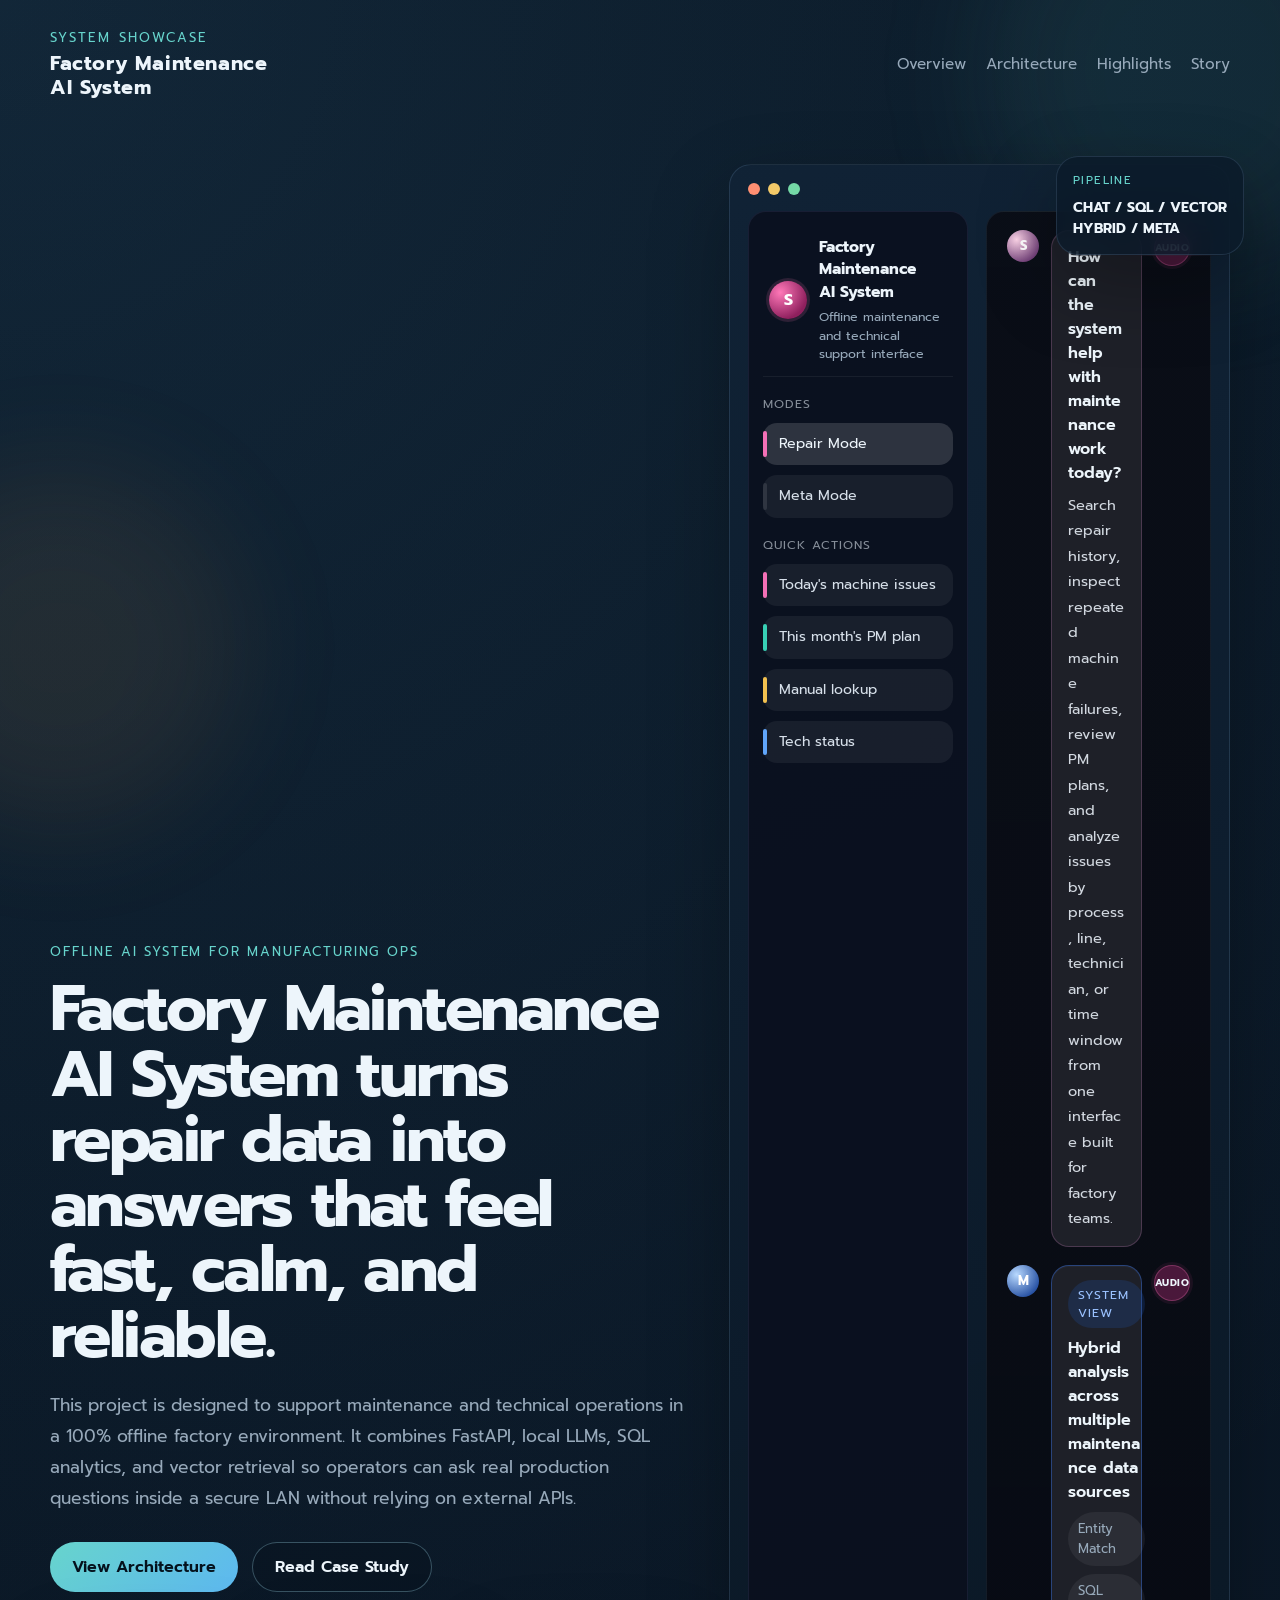
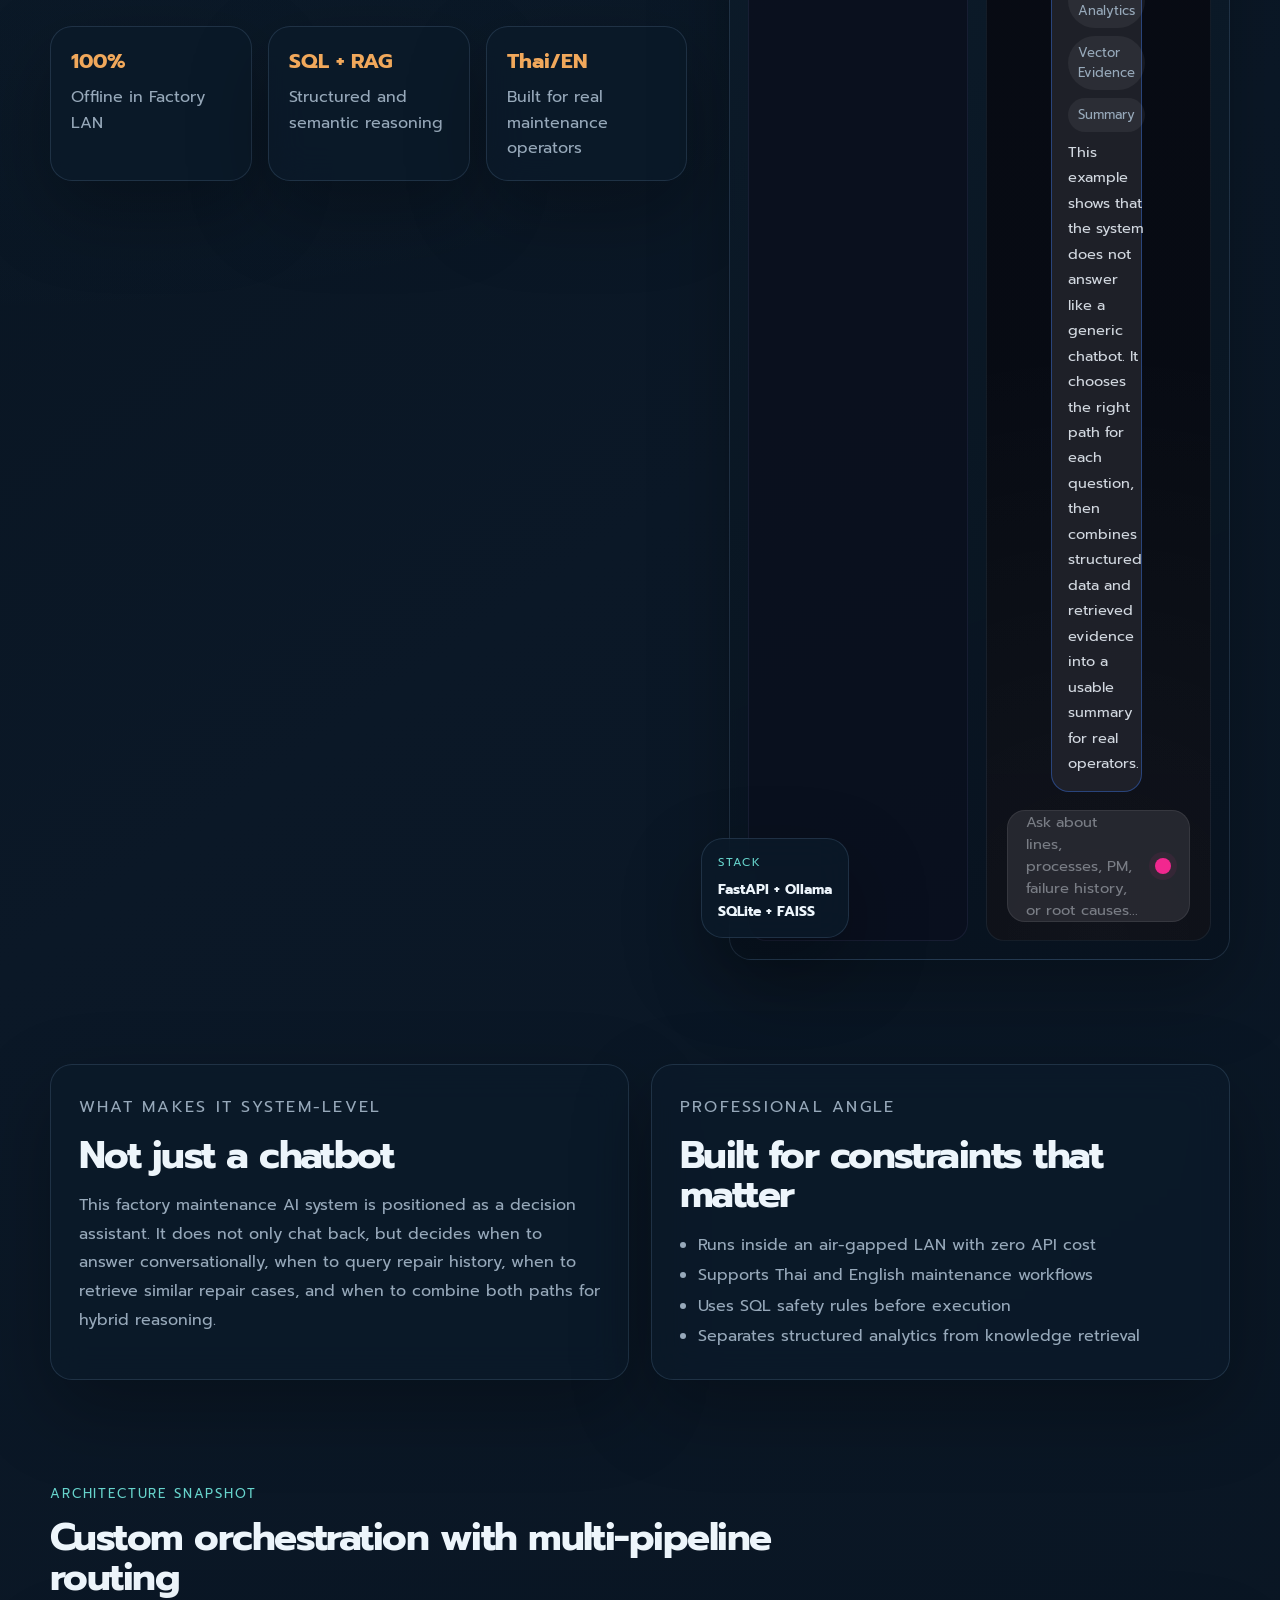
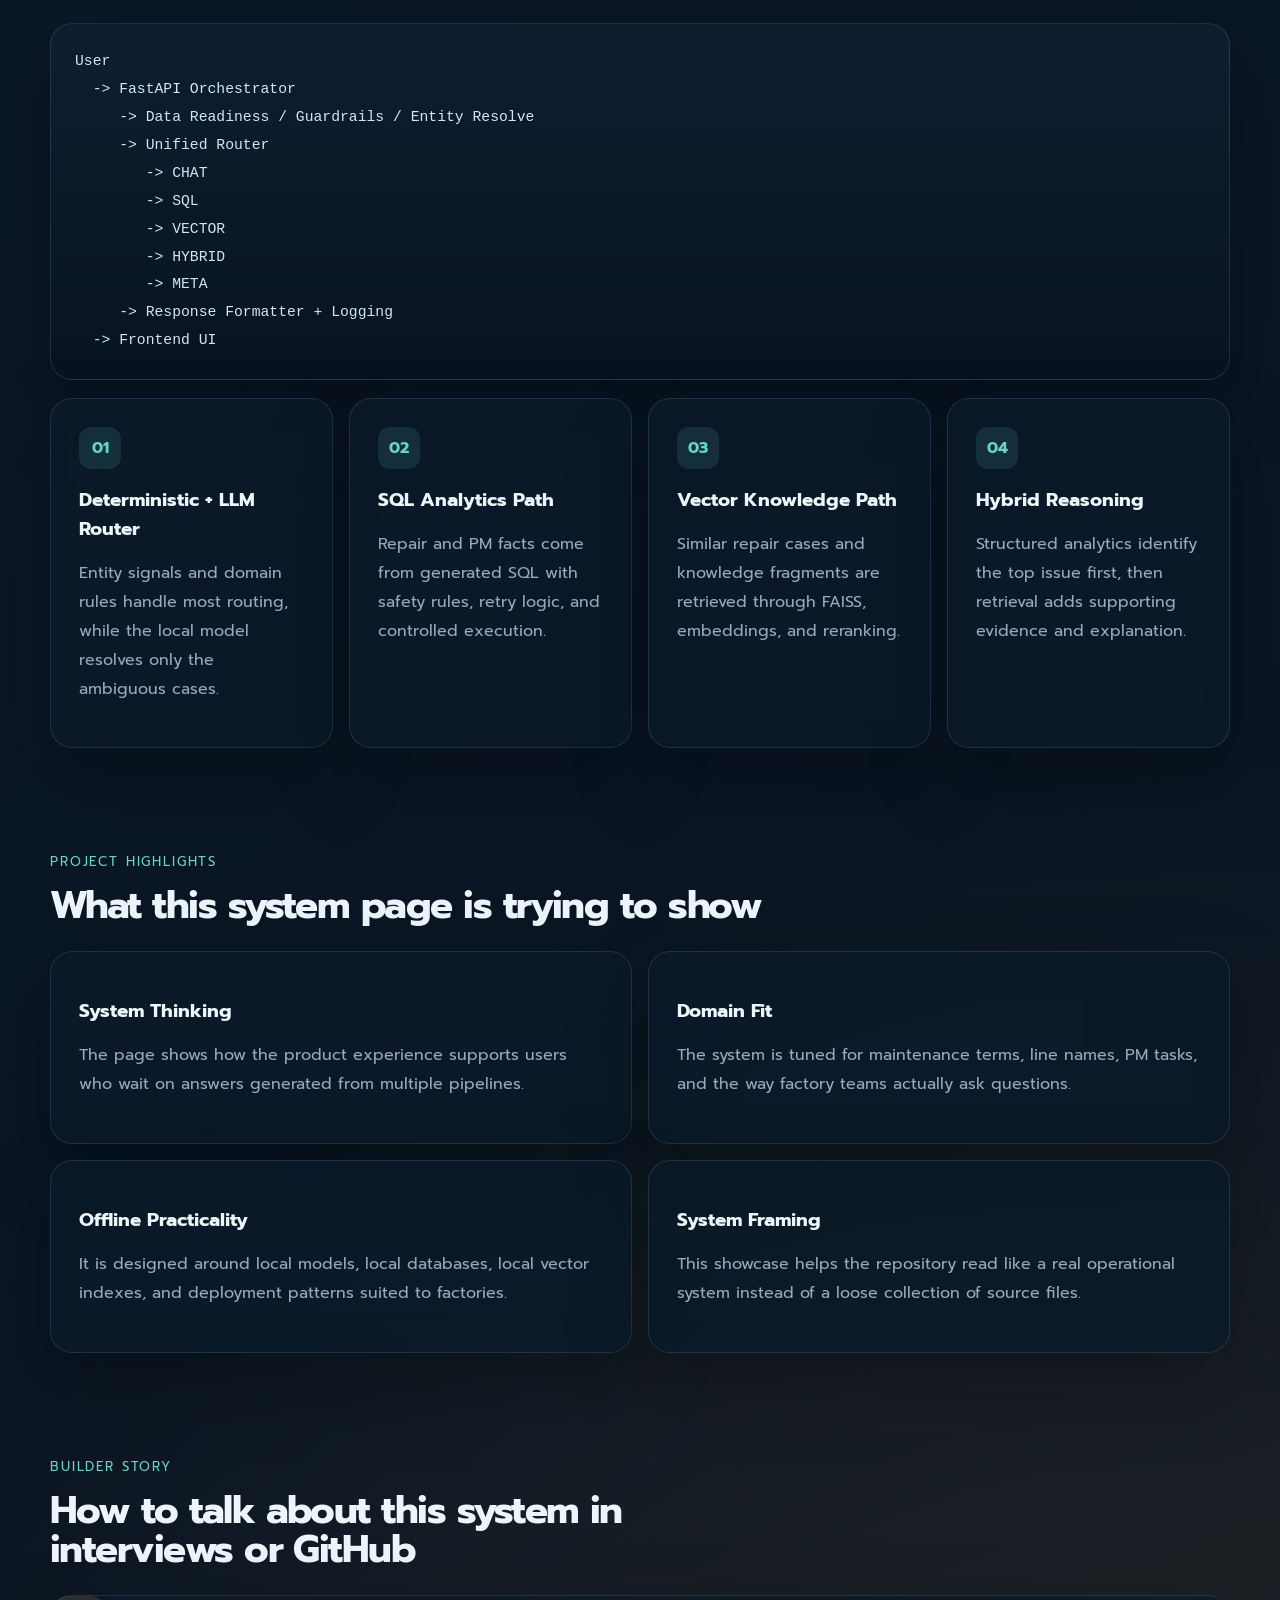
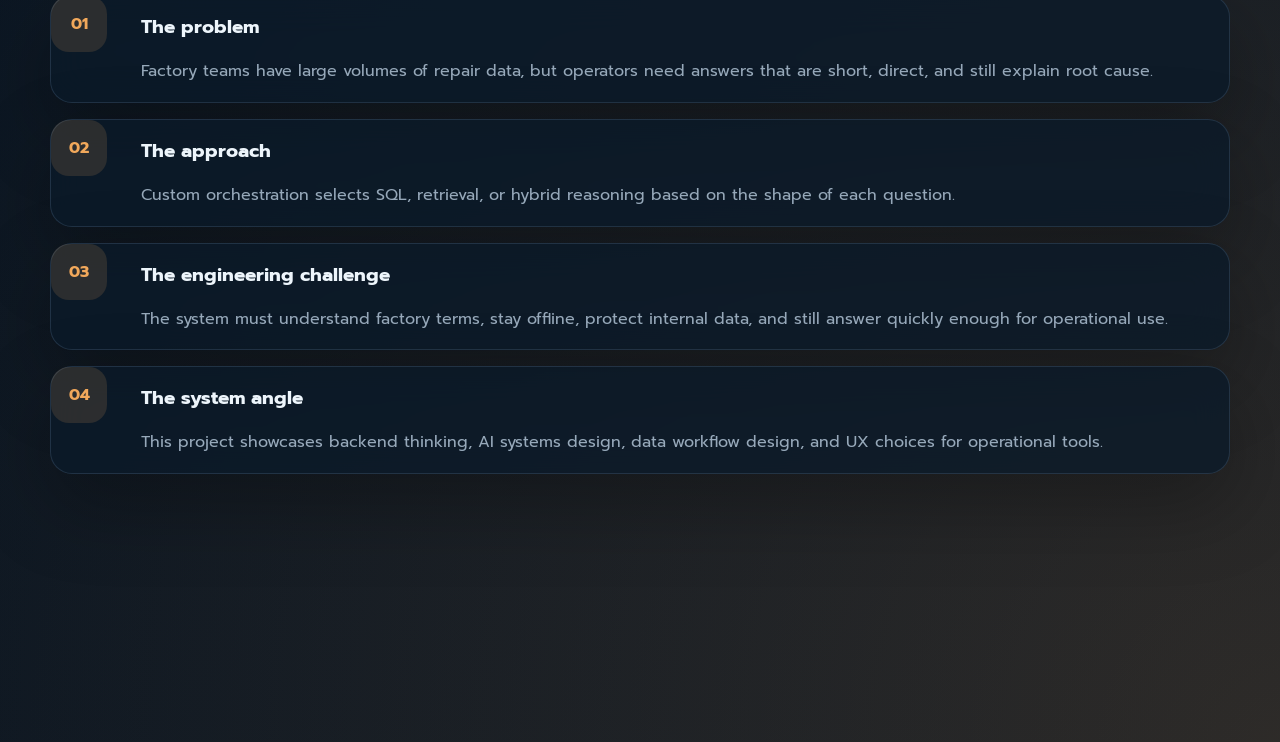
<file: portfolio/index.html>
<!DOCTYPE html>
<html lang="en">
<head>
    <meta charset="UTF-8">
    <meta name="viewport" content="width=device-width, initial-scale=1.0">
    <title>Factory Maintenance AI System Showcase</title>
    <meta name="description" content="System showcase for an offline AI system for factory maintenance and technical support.">
    <link rel="stylesheet" href="styles.css">
</head>
<body>
    <div class="page-shell">
        <div class="ambient ambient-one" aria-hidden="true"></div>
        <div class="ambient ambient-two" aria-hidden="true"></div>
        <header class="site-header">
            <div class="brand-lockup">
                <span class="brand-kicker">System Showcase</span>
                <span class="brand-name">Factory Maintenance<br>AI System</span>
            </div>
            <nav class="site-nav">
                <a href="#overview">Overview</a>
                <a href="#architecture">Architecture</a>
                <a href="#highlights">Highlights</a>
                <a href="#story">Story</a>
            </nav>
        </header>

        <main>
            <section class="hero section" id="overview">
                <div class="hero-copy reveal-on-scroll is-visible">
                    <p class="eyebrow">Offline AI System for Manufacturing Ops</p>
                    <h1>Factory Maintenance AI System turns repair data into answers that feel fast, calm, and reliable.</h1>
                    <p class="hero-text">
                        This project is designed to support maintenance and technical operations in a 100% offline factory
                        environment. It combines FastAPI, local LLMs, SQL analytics, and vector retrieval so operators can
                        ask real production questions inside a secure LAN without relying on external APIs.
                    </p>
                    <div class="hero-actions">
                        <a class="btn btn-primary" href="#architecture">View Architecture</a>
                        <a class="btn btn-secondary" href="#story">Read Case Study</a>
                    </div>
                    <div class="hero-stats">
                        <article class="stat-card">
                            <strong>100%</strong>
                            <span>Offline in Factory LAN</span>
                        </article>
                        <article class="stat-card">
                            <strong>SQL + RAG</strong>
                            <span>Structured and semantic reasoning</span>
                        </article>
                        <article class="stat-card">
                            <strong>Thai/EN</strong>
                            <span>Built for real maintenance operators</span>
                        </article>
                    </div>
                </div>

                <div class="hero-visual reveal-on-scroll">
                    <div class="mock-browser">
                        <div class="browser-topbar">
                            <span></span>
                            <span></span>
                            <span></span>
                        </div>
                        <div class="browser-body browser-body--showcase">
                            <aside class="mock-sidebar mock-sidebar--app">
                                <div class="mock-profile-card">
                                    <div class="mock-profile-avatar">S</div>
                                    <div class="mock-profile-copy">
                                        <strong>Factory Maintenance<br>AI System</strong>
                                        <span>Offline maintenance and technical support interface</span>
                                    </div>
                                </div>

                                <div class="mock-sidebar-group">
                                    <div class="mock-sidebar-title">Modes</div>
                                    <div class="mock-chip active">Repair Mode</div>
                                    <div class="mock-chip">Meta Mode</div>
                                </div>

                                <div class="mock-sidebar-group">
                                    <div class="mock-sidebar-title">Quick Actions</div>
                                    <div class="mock-chip mock-chip--accent-pink">Today&apos;s machine issues</div>
                                    <div class="mock-chip mock-chip--accent-cyan">This month&apos;s PM plan</div>
                                    <div class="mock-chip mock-chip--accent-yellow">Manual lookup</div>
                                    <div class="mock-chip mock-chip--accent-blue">Tech status</div>
                                </div>
                            </aside>

                            <section class="mock-app-canvas">
                                <div class="mock-chat-view">
                                    <div class="mock-thread-row">
                                        <div class="mock-thread-avatar">S</div>
                                        <div class="mock-thread-card mock-thread-card--welcome">
                                            <div class="mock-thread-title">How can the system help with maintenance work today?</div>
                                            <div class="mock-thread-text">
                                                Search repair history, inspect repeated machine failures, review PM plans,
                                                and analyze issues by process, line, technician, or time window from one
                                                interface built for factory teams.
                                            </div>
                                        </div>
                                        <div class="mock-thread-audio">Audio</div>
                                    </div>

                                    <div class="mock-thread-row">
                                        <div class="mock-thread-avatar mock-thread-avatar--meta">M</div>
                                        <div class="mock-thread-card mock-thread-card--meta">
                                            <div class="mock-thread-label">System View</div>
                                            <div class="mock-thread-title">Hybrid analysis across multiple maintenance data sources</div>
                                            <div class="loading-steps">
                                                <span>Entity Match</span>
                                                <span>SQL Analytics</span>
                                                <span>Vector Evidence</span>
                                                <span>Summary</span>
                                            </div>
                                            <div class="mock-thread-text">
                                                This example shows that the system does not answer like a generic chatbot.
                                                It chooses the right path for each question, then combines structured data
                                                and retrieved evidence into a usable summary for real operators.
                                            </div>
                                        </div>
                                        <div class="mock-thread-audio">Audio</div>
                                    </div>
                                </div>

                                <div class="mock-composer">
                                    <span class="mock-composer-placeholder">Ask about lines, processes, PM, failure history, or root causes...</span>
                                    <span class="mock-composer-send"></span>
                                </div>
                            </section>
                        </div>
                    </div>

                    <div class="floating-metric floating-metric-a">
                        <span class="metric-label">Pipeline</span>
                        <strong>CHAT / SQL / VECTOR<br>HYBRID / META</strong>
                    </div>
                    <div class="floating-metric floating-metric-b">
                        <span class="metric-label">Stack</span>
                        <strong>FastAPI + Ollama<br>SQLite + FAISS</strong>
                    </div>
                </div>
            </section>

            <section class="section split-section">
                <div class="panel reveal-on-scroll">
                    <p class="eyebrow">What makes it system-level</p>
                    <h2>Not just a chatbot</h2>
                    <p>
                        This factory maintenance AI system is positioned as a decision assistant. It does not only chat back,
                        but decides when to answer conversationally, when to query repair history, when to retrieve similar
                        repair cases, and when to combine both paths for hybrid reasoning.
                    </p>
                </div>
                <div class="panel reveal-on-scroll">
                    <p class="eyebrow">Professional angle</p>
                    <h2>Built for constraints that matter</h2>
                    <ul class="feature-list">
                        <li>Runs inside an air-gapped LAN with zero API cost</li>
                        <li>Supports Thai and English maintenance workflows</li>
                        <li>Uses SQL safety rules before execution</li>
                        <li>Separates structured analytics from knowledge retrieval</li>
                    </ul>
                </div>
            </section>

            <section class="section architecture-section" id="architecture">
                <div class="section-heading reveal-on-scroll">
                    <p class="eyebrow">Architecture Snapshot</p>
                    <h2>Custom orchestration with multi-pipeline routing</h2>
                </div>

                <div class="diagram-card reveal-on-scroll">
<pre class="diagram-block">User
  -> FastAPI Orchestrator
     -> Data Readiness / Guardrails / Entity Resolve
     -> Unified Router
        -> CHAT
        -> SQL
        -> VECTOR
        -> HYBRID
        -> META
     -> Response Formatter + Logging
  -> Frontend UI</pre>
                </div>

                <div class="architecture-grid">
                    <article class="architecture-tile reveal-on-scroll">
                        <span class="tile-index">01</span>
                        <h3>Deterministic + LLM Router</h3>
                        <p>Entity signals and domain rules handle most routing, while the local model resolves only the ambiguous cases.</p>
                    </article>
                    <article class="architecture-tile reveal-on-scroll">
                        <span class="tile-index">02</span>
                        <h3>SQL Analytics Path</h3>
                        <p>Repair and PM facts come from generated SQL with safety rules, retry logic, and controlled execution.</p>
                    </article>
                    <article class="architecture-tile reveal-on-scroll">
                        <span class="tile-index">03</span>
                        <h3>Vector Knowledge Path</h3>
                        <p>Similar repair cases and knowledge fragments are retrieved through FAISS, embeddings, and reranking.</p>
                    </article>
                    <article class="architecture-tile reveal-on-scroll">
                        <span class="tile-index">04</span>
                        <h3>Hybrid Reasoning</h3>
                        <p>Structured analytics identify the top issue first, then retrieval adds supporting evidence and explanation.</p>
                    </article>
                </div>
            </section>

            <section class="section" id="highlights">
                <div class="section-heading reveal-on-scroll">
                    <p class="eyebrow">Project Highlights</p>
                    <h2>What this system page is trying to show</h2>
                </div>
                <div class="highlight-grid">
                    <article class="highlight-card reveal-on-scroll">
                        <h3>System Thinking</h3>
                        <p>The page shows how the product experience supports users who wait on answers generated from multiple pipelines.</p>
                    </article>
                    <article class="highlight-card reveal-on-scroll">
                        <h3>Domain Fit</h3>
                        <p>The system is tuned for maintenance terms, line names, PM tasks, and the way factory teams actually ask questions.</p>
                    </article>
                    <article class="highlight-card reveal-on-scroll">
                        <h3>Offline Practicality</h3>
                        <p>It is designed around local models, local databases, local vector indexes, and deployment patterns suited to factories.</p>
                    </article>
                    <article class="highlight-card reveal-on-scroll">
                        <h3>System Framing</h3>
                        <p>This showcase helps the repository read like a real operational system instead of a loose collection of source files.</p>
                    </article>
                </div>
            </section>

            <section class="section story-section" id="story">
                <div class="section-heading reveal-on-scroll">
                    <p class="eyebrow">Builder Story</p>
                    <h2>How to talk about this system in interviews or GitHub</h2>
                </div>
                <div class="story-timeline">
                    <article class="story-step reveal-on-scroll">
                        <span class="story-number">01</span>
                        <div>
                            <h3>The problem</h3>
                            <p>Factory teams have large volumes of repair data, but operators need answers that are short, direct, and still explain root cause.</p>
                        </div>
                    </article>
                    <article class="story-step reveal-on-scroll">
                        <span class="story-number">02</span>
                        <div>
                            <h3>The approach</h3>
                            <p>Custom orchestration selects SQL, retrieval, or hybrid reasoning based on the shape of each question.</p>
                        </div>
                    </article>
                    <article class="story-step reveal-on-scroll">
                        <span class="story-number">03</span>
                        <div>
                            <h3>The engineering challenge</h3>
                            <p>The system must understand factory terms, stay offline, protect internal data, and still answer quickly enough for operational use.</p>
                        </div>
                    </article>
                    <article class="story-step reveal-on-scroll">
                        <span class="story-number">04</span>
                        <div>
                            <h3>The system angle</h3>
                            <p>This project showcases backend thinking, AI systems design, data workflow design, and UX choices for operational tools.</p>
                        </div>
                    </article>
                </div>
            </section>
        </main>

        <footer class="site-footer reveal-on-scroll">
            <p>Designed as a system showcase landing page for the factory maintenance AI system.</p>
            <p class="footer-note">Suggested next step: publish this folder with GitHub Pages or keep it as a showcase layer inside the repo.</p>
        </footer>
    </div>

    <script src="app.js"></script>
</body>
</html>
</file>
<file: portfolio/styles.css>
@font-face {
    font-family: "Prompt";
    src: url("../frontend/static/fonts/Prompt-Regular.ttf") format("truetype");
    font-weight: 400;
    font-style: normal;
}

@font-face {
    font-family: "Prompt";
    src: url("../frontend/static/fonts/Prompt-SemiBold.ttf") format("truetype");
    font-weight: 600;
    font-style: normal;
}

@font-face {
    font-family: "Prompt";
    src: url("../frontend/static/fonts/Prompt-Bold.ttf") format("truetype");
    font-weight: 700;
    font-style: normal;
}

:root {
    --bg: #08131f;
    --bg-soft: rgba(10, 24, 38, 0.86);
    --panel: rgba(11, 26, 42, 0.78);
    --panel-strong: rgba(15, 34, 56, 0.92);
    --line: rgba(126, 167, 202, 0.18);
    --line-strong: rgba(148, 202, 220, 0.34);
    --text: #edf5fb;
    --muted: #97a9ba;
    --accent: #67d4cc;
    --accent-warm: #f1a85b;
    --accent-cool: #78aef8;
    --shadow: 0 30px 80px rgba(0, 0, 0, 0.28);
    --radius-xl: 28px;
    --radius-lg: 22px;
    --radius-md: 16px;
    --content-width: 1180px;
}

* {
    box-sizing: border-box;
}

html {
    scroll-behavior: smooth;
}

body {
    margin: 0;
    min-height: 100vh;
    font-family: "Prompt", sans-serif;
    color: var(--text);
    background:
        radial-gradient(circle at top left, rgba(91, 170, 232, 0.14), transparent 34%),
        radial-gradient(circle at bottom right, rgba(241, 168, 91, 0.16), transparent 28%),
        linear-gradient(145deg, #06111b 0%, #0b1827 40%, #08131f 100%);
}

a {
    color: inherit;
    text-decoration: none;
}

.page-shell {
    position: relative;
    overflow: hidden;
}

.ambient {
    position: fixed;
    z-index: 0;
    border-radius: 999px;
    filter: blur(60px);
    opacity: 0.55;
    pointer-events: none;
    animation: drift 16s ease-in-out infinite alternate;
}

.ambient-one {
    width: 420px;
    height: 420px;
    top: -140px;
    right: -120px;
    background: rgba(103, 212, 204, 0.16);
}

.ambient-two {
    width: 360px;
    height: 360px;
    bottom: 8%;
    left: -120px;
    background: rgba(241, 168, 91, 0.16);
    animation-duration: 19s;
}

.site-header,
.hero,
.section,
.site-footer {
    position: relative;
    z-index: 1;
    width: min(calc(100% - 40px), var(--content-width));
    margin: 0 auto;
}

.site-header {
    display: flex;
    justify-content: space-between;
    align-items: center;
    padding: 28px 0 12px;
}

.brand-lockup {
    display: grid;
    gap: 4px;
    min-width: 0;
}

.brand-kicker {
    color: var(--accent);
    font-size: 0.82rem;
    text-transform: uppercase;
    letter-spacing: 0.18em;
}

.brand-name {
    font-size: 1.24rem;
    font-weight: 700;
    letter-spacing: 0.03em;
    max-width: 340px;
    line-height: 1.2;
}

.site-nav {
    display: flex;
    gap: 20px;
    color: var(--muted);
    font-size: 0.95rem;
}

.site-nav a {
    transition: color 180ms ease, transform 180ms ease;
}

.site-nav a:hover {
    color: var(--text);
    transform: translateY(-1px);
}

.hero {
    display: grid;
    grid-template-columns: minmax(0, 1.12fr) minmax(360px, 0.88fr);
    gap: 42px;
    align-items: center;
    padding: 60px 0 48px;
}

.eyebrow {
    margin: 0 0 14px;
    color: var(--accent);
    text-transform: uppercase;
    letter-spacing: 0.14em;
    font-size: 0.82rem;
}

.hero h1,
.section h2 {
    margin: 0;
    font-size: clamp(2.6rem, 5vw, 5rem);
    line-height: 1.02;
    letter-spacing: -0.04em;
}

.section h2 {
    font-size: clamp(2rem, 3vw, 3rem);
}

.hero-text,
.panel p,
.highlight-card p,
.architecture-tile p,
.story-step p,
.site-footer p {
    color: var(--muted);
    font-size: 1rem;
    line-height: 1.8;
}

.hero-text {
    max-width: 62ch;
    margin: 22px 0 0;
    font-size: 1.08rem;
}

.hero-actions {
    display: flex;
    flex-wrap: wrap;
    gap: 14px;
    margin-top: 28px;
}

.btn {
    display: inline-flex;
    align-items: center;
    justify-content: center;
    min-height: 50px;
    padding: 0 22px;
    border-radius: 999px;
    font-weight: 600;
    transition: transform 180ms ease, border-color 180ms ease, background-color 180ms ease;
}

.btn:hover {
    transform: translateY(-2px);
}

.btn-primary {
    background: linear-gradient(135deg, var(--accent), #5db8f0);
    color: #04111c;
}

.btn-secondary {
    border: 1px solid var(--line-strong);
    background: rgba(8, 18, 29, 0.42);
}

.hero-stats,
.architecture-grid,
.highlight-grid {
    display: grid;
    gap: 16px;
}

.hero-stats {
    grid-template-columns: repeat(3, minmax(0, 1fr));
    margin-top: 34px;
}

.stat-card,
.panel,
.diagram-card,
.architecture-tile,
.highlight-card,
.story-step,
.site-footer,
.mock-browser,
.floating-metric {
    background: var(--panel);
    border: 1px solid var(--line);
    border-radius: var(--radius-lg);
    box-shadow: var(--shadow);
    backdrop-filter: blur(18px);
}

.stat-card {
    padding: 18px 20px;
}

.stat-card strong {
    display: block;
    font-size: 1.3rem;
    color: var(--accent-warm);
}

.stat-card span {
    display: block;
    margin-top: 8px;
    color: var(--muted);
    line-height: 1.6;
}

.hero-visual {
    position: relative;
    min-height: 560px;
}

.mock-browser {
    padding: 18px;
    background: linear-gradient(160deg, rgba(17, 35, 54, 0.95), rgba(8, 19, 31, 0.96));
    overflow: hidden;
}

.browser-topbar {
    display: flex;
    gap: 8px;
    padding: 0 0 16px;
}

.browser-topbar span {
    width: 12px;
    height: 12px;
    border-radius: 50%;
    background: rgba(255, 255, 255, 0.18);
}

.browser-topbar span:first-child {
    background: #ff8f72;
}

.browser-topbar span:nth-child(2) {
    background: #f3c968;
}

.browser-topbar span:nth-child(3) {
    background: #74d9a6;
}

.browser-body {
    display: grid;
    grid-template-columns: 152px 1fr;
    gap: 18px;
    min-width: 0;
}

.browser-body--showcase {
    grid-template-columns: 220px minmax(0, 1fr);
}

.mock-sidebar,
.mock-chat {
    background: rgba(8, 19, 31, 0.62);
    border: 1px solid rgba(124, 171, 210, 0.14);
    border-radius: 18px;
    padding: 18px;
}

.mock-sidebar {
    display: grid;
    align-content: start;
    gap: 12px;
    min-width: 0;
}

.mock-sidebar--app {
    background: rgba(11, 16, 30, 0.9);
    border-color: rgba(125, 135, 197, 0.12);
    padding: 16px 14px;
    gap: 18px;
}

.mock-profile-card {
    display: grid;
    grid-template-columns: 38px minmax(0, 1fr);
    gap: 12px;
    align-items: center;
    padding: 8px 6px 12px;
    border-bottom: 1px solid rgba(255, 255, 255, 0.06);
}

.mock-profile-avatar,
.mock-thread-avatar {
    display: inline-flex;
    align-items: center;
    justify-content: center;
    flex-shrink: 0;
    border-radius: 999px;
    font-weight: 700;
    color: #fff;
}

.mock-profile-avatar {
    width: 38px;
    height: 38px;
    background: radial-gradient(circle at 30% 30%, #ff78b8, #8f205e 72%);
    box-shadow: 0 0 0 3px rgba(255, 122, 184, 0.14);
}

.mock-profile-copy {
    min-width: 0;
}

.mock-profile-copy strong,
.mock-profile-copy span {
    display: block;
    overflow-wrap: anywhere;
}

.mock-profile-copy strong {
    font-size: 0.98rem;
    line-height: 1.45;
    margin-bottom: 4px;
}

.mock-profile-copy span {
    margin-top: 3px;
    color: var(--muted);
    font-size: 0.78rem;
    line-height: 1.5;
}

.mock-sidebar-group {
    display: grid;
    gap: 10px;
}

.mock-sidebar-title {
    color: rgba(222, 231, 240, 0.58);
    font-size: 0.76rem;
    letter-spacing: 0.08em;
    text-transform: uppercase;
}

.mock-chip {
    position: relative;
    padding: 11px 14px 11px 16px;
    border-radius: 14px;
    background: rgba(255, 255, 255, 0.06);
    color: #d7e0ea;
    font-size: 0.88rem;
    line-height: 1.45;
    overflow-wrap: anywhere;
}

.mock-chip.active {
    background: rgba(255, 255, 255, 0.14);
    color: var(--text);
}

.mock-chip::before {
    content: "";
    position: absolute;
    left: 0;
    top: 8px;
    bottom: 8px;
    width: 4px;
    border-radius: 999px;
    background: rgba(255, 255, 255, 0.1);
}

.mock-chip.active::before {
    background: #f470b6;
}

.mock-chip--accent-pink::before {
    background: #f470b6;
}

.mock-chip--accent-cyan::before {
    background: #38d0b5;
}

.mock-chip--accent-yellow::before {
    background: #f2c14f;
}

.mock-chip--accent-blue::before {
    background: #60a5fa;
}

.mock-app-canvas {
    min-width: 0;
    display: grid;
    gap: 18px;
    padding: 18px 20px;
    border-radius: 18px;
    min-height: 470px;
    background:
        radial-gradient(circle at center bottom, rgba(255, 255, 255, 0.04), transparent 26%),
        linear-gradient(180deg, rgba(10, 12, 20, 0.88), rgba(7, 10, 18, 0.96));
    border: 1px solid rgba(124, 171, 210, 0.1);
}

.mock-chat-view {
    display: grid;
    align-content: start;
    gap: 18px;
    min-width: 0;
}

.mock-thread-row {
    display: grid;
    grid-template-columns: 32px minmax(0, 1fr) 36px;
    gap: 12px;
    align-items: start;
    min-width: 0;
}

.mock-thread-avatar {
    width: 32px;
    height: 32px;
    background: radial-gradient(circle at 30% 30%, #ffd6ea, #73417a 76%);
    font-size: 0.82rem;
}

.mock-thread-avatar--meta {
    background: radial-gradient(circle at 30% 30%, #b8d9ff, #2852a3 76%);
}

.mock-thread-card {
    min-width: 0;
    max-width: 100%;
    display: grid;
    gap: 8px;
    padding: 14px 16px;
    border-radius: 18px;
    background: rgba(32, 34, 42, 0.96);
    border: 1px solid rgba(147, 99, 143, 0.38);
    box-shadow: inset 0 1px 0 rgba(255, 255, 255, 0.03);
}

.mock-thread-card--meta {
    border-color: rgba(57, 118, 239, 0.42);
}

.mock-thread-label {
    display: inline-flex;
    margin-bottom: 0;
    padding: 6px 10px;
    border-radius: 999px;
    background: rgba(35, 89, 180, 0.22);
    color: #9bc2ff;
    font-size: 0.76rem;
    letter-spacing: 0.08em;
    text-transform: uppercase;
}

.mock-thread-title {
    font-size: 1rem;
    font-weight: 600;
    line-height: 1.5;
    overflow-wrap: anywhere;
}

.mock-thread-text {
    margin-top: 0;
    color: #d2d8e0;
    font-size: 0.91rem;
    line-height: 1.75;
    overflow-wrap: anywhere;
}

.mock-thread-audio {
    width: 36px;
    height: 36px;
    padding: 0 6px;
    display: inline-flex;
    align-items: center;
    justify-content: center;
    border-radius: 999px;
    background: rgba(86, 28, 66, 0.85);
    border: 1px solid rgba(243, 114, 182, 0.3);
    box-shadow: 0 0 0 3px rgba(242, 85, 164, 0.08);
    font-size: 0.62rem;
    font-weight: 700;
    letter-spacing: 0.04em;
    text-transform: uppercase;
}

.mock-chat {
    display: grid;
    gap: 16px;
}

.mock-bubble,
.mock-loading-card {
    border-radius: 18px;
    padding: 16px 18px;
    line-height: 1.7;
}

.mock-bubble-user {
    margin-left: auto;
    max-width: 78%;
    background: linear-gradient(135deg, rgba(84, 129, 236, 0.28), rgba(63, 104, 196, 0.16));
}

.mock-bubble-bot {
    max-width: 88%;
    background: rgba(255, 255, 255, 0.05);
}

.mock-loading-card {
    display: grid;
    gap: 10px;
    background: linear-gradient(135deg, rgba(103, 212, 204, 0.12), rgba(120, 174, 248, 0.14));
    border: 1px solid rgba(120, 174, 248, 0.18);
}

.loading-badge {
    display: inline-flex;
    width: fit-content;
    padding: 6px 10px;
    border-radius: 999px;
    background: rgba(103, 212, 204, 0.16);
    font-size: 0.78rem;
    text-transform: uppercase;
    letter-spacing: 0.1em;
}

.loading-title {
    font-size: 1.02rem;
    font-weight: 600;
}

.loading-steps {
    display: flex;
    flex-wrap: wrap;
    gap: 8px;
}

.loading-steps span {
    padding: 7px 10px;
    border-radius: 999px;
    background: rgba(255, 255, 255, 0.06);
    font-size: 0.82rem;
    color: var(--muted);
}

.floating-metric {
    position: absolute;
    padding: 14px 16px;
    max-width: 226px;
    animation: float-card 8s ease-in-out infinite;
    overflow: hidden;
}

.floating-metric-a {
    top: -8px;
    right: -14px;
}

.floating-metric-b {
    bottom: 22px;
    left: -28px;
    animation-delay: 1.5s;
}

.metric-label {
    display: block;
    color: var(--accent);
    text-transform: uppercase;
    letter-spacing: 0.12em;
    font-size: 0.72rem;
}

.floating-metric strong {
    display: block;
    margin-top: 8px;
    font-size: 0.88rem;
    line-height: 1.55;
    overflow-wrap: anywhere;
    word-break: break-word;
}

.mock-composer {
    margin-top: auto;
    display: grid;
    grid-template-columns: minmax(0, 1fr) 16px;
    align-items: center;
    gap: 16px;
    min-height: 58px;
    padding: 0 18px;
    border-radius: 18px;
    background: rgba(40, 41, 49, 0.94);
    border: 1px solid rgba(255, 255, 255, 0.08);
}

.mock-composer-placeholder {
    color: rgba(214, 220, 227, 0.48);
    font-size: 0.92rem;
    overflow-wrap: anywhere;
}

.mock-composer-send {
    width: 16px;
    height: 16px;
    border-radius: 999px;
    background: #f2278f;
    box-shadow: 0 0 0 6px rgba(242, 39, 143, 0.08);
}

.section {
    padding: 52px 0;
}

.split-section {
    display: grid;
    grid-template-columns: repeat(2, minmax(0, 1fr));
    gap: 22px;
}

.panel,
.diagram-card,
.architecture-tile,
.highlight-card {
    padding: 28px;
}

.feature-list {
    margin: 16px 0 0;
    padding-left: 18px;
    color: var(--muted);
    line-height: 1.9;
}

.section-heading {
    max-width: 760px;
    margin-bottom: 26px;
}

.diagram-card {
    padding: 24px;
    background: linear-gradient(180deg, rgba(15, 32, 49, 0.92), rgba(9, 19, 31, 0.94));
}

.diagram-block {
    margin: 0;
    overflow-x: auto;
    font-family: Consolas, "Courier New", monospace;
    font-size: 0.92rem;
    line-height: 1.9;
    color: #cde8f4;
}

.architecture-grid {
    grid-template-columns: repeat(4, minmax(0, 1fr));
    margin-top: 18px;
}

.tile-index {
    display: inline-flex;
    width: 42px;
    height: 42px;
    align-items: center;
    justify-content: center;
    border-radius: 12px;
    background: rgba(103, 212, 204, 0.12);
    color: var(--accent);
    font-weight: 700;
}

.architecture-tile h3,
.highlight-card h3,
.story-step h3 {
    margin: 16px 0 10px;
    font-size: 1.18rem;
}

.highlight-grid {
    grid-template-columns: repeat(2, minmax(0, 1fr));
}

.story-timeline {
    display: grid;
    gap: 16px;
}

.story-step {
    display: grid;
    grid-template-columns: 72px 1fr;
    gap: 18px;
    align-items: start;
}

.story-number {
    display: inline-flex;
    width: 56px;
    height: 56px;
    align-items: center;
    justify-content: center;
    border-radius: 18px;
    background: rgba(241, 168, 91, 0.14);
    color: var(--accent-warm);
    font-weight: 700;
}

.site-footer {
    margin-top: 24px;
    margin-bottom: 36px;
    padding: 24px 28px;
}

.footer-note {
    margin-top: 6px;
    color: var(--accent);
}

.reveal-on-scroll {
    opacity: 0;
    transform: translate3d(0, 28px, 0);
    transition: opacity 620ms ease, transform 620ms cubic-bezier(0.22, 1, 0.36, 1);
}

.reveal-on-scroll.is-visible {
    opacity: 1;
    transform: translate3d(0, 0, 0);
}

@keyframes drift {
    from {
        transform: translate3d(0, 0, 0) scale(1);
    }

    to {
        transform: translate3d(24px, 18px, 0) scale(1.06);
    }
}

@keyframes float-card {
    0%,
    100% {
        transform: translate3d(0, 0, 0);
    }

    50% {
        transform: translate3d(0, -10px, 0);
    }
}

@media (max-width: 1080px) {
    .hero,
    .split-section,
    .architecture-grid,
    .highlight-grid {
        grid-template-columns: 1fr;
    }

    .hero {
        gap: 28px;
    }

    .hero-visual {
        min-height: auto;
    }

    .browser-body--showcase {
        grid-template-columns: 1fr;
    }

    .floating-metric {
        position: static;
        margin-top: 16px;
        max-width: none;
    }
}

@media (max-width: 760px) {
    .site-header {
        flex-direction: column;
        align-items: flex-start;
        gap: 18px;
    }

    .site-nav {
        flex-wrap: wrap;
        gap: 12px 16px;
    }

    .hero-stats {
        grid-template-columns: 1fr;
    }

    .browser-body,
    .browser-body--showcase,
    .story-step {
        grid-template-columns: 1fr;
    }

    .mock-thread-row {
        grid-template-columns: 28px minmax(0, 1fr);
    }

    .mock-thread-audio {
        display: none;
    }

    .story-number {
        width: 48px;
        height: 48px;
    }
}

@media (prefers-reduced-motion: reduce) {
    html {
        scroll-behavior: auto;
    }

    .ambient,
    .floating-metric,
    .reveal-on-scroll {
        animation: none !important;
        transition: none !important;
        opacity: 1 !important;
        transform: none !important;
    }
}
</file>
